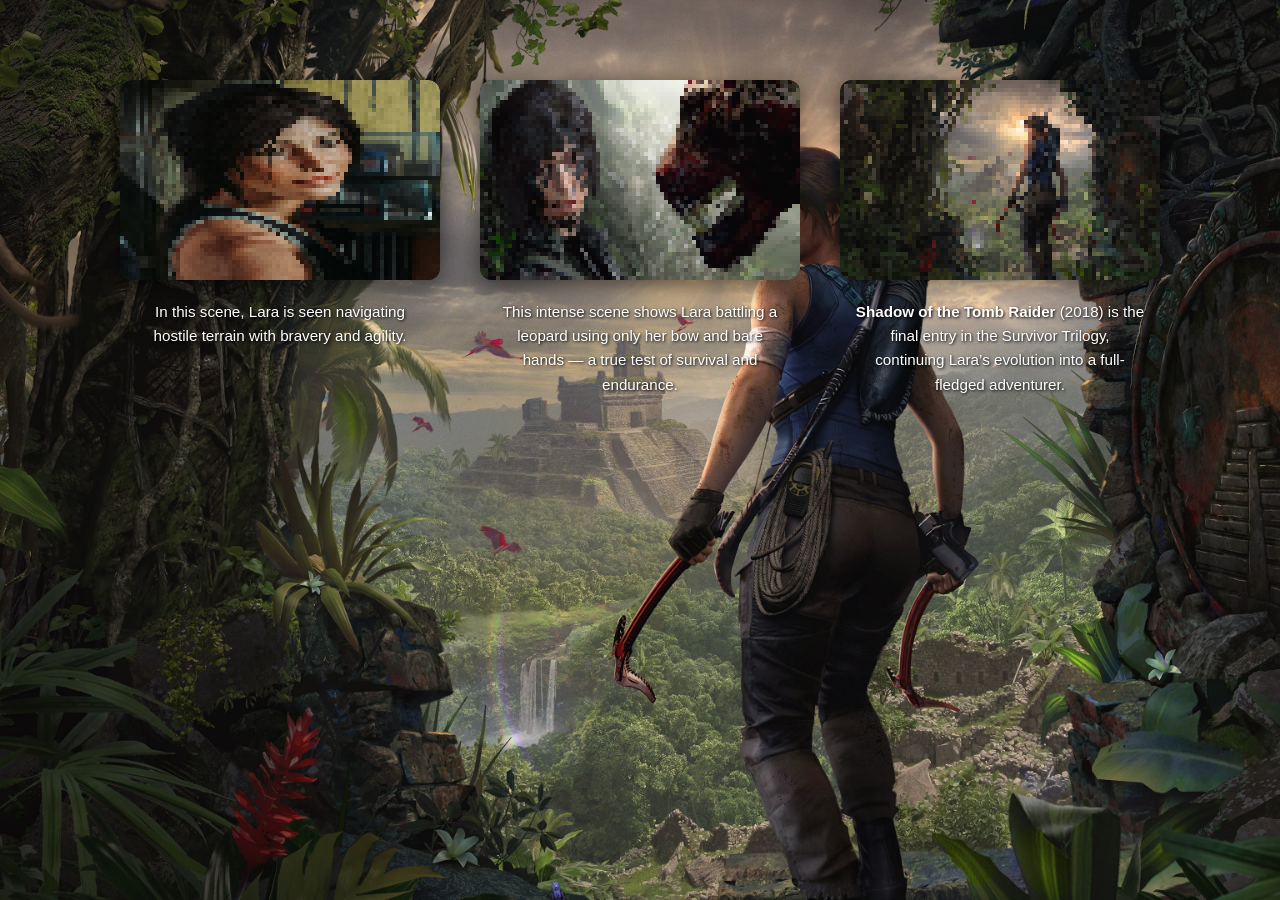
<file: index.html>
<!DOCTYPE html>
<html lang="en">
<head>
  <link href="https://fonts.googleapis.com/css2?family=Orbitron:wght@500&display=swap" rel="stylesheet">
  <meta charset="UTF-8" />
  <meta name="viewport" content="width=device-width, initial-scale=1.0" />
  <title>Game Gallery - Lara Croft</title>
  <link rel="stylesheet" href="style.css" />
</head>
<body>
<!-- 🎮 Game-style Loading Screen -->
<div id="loading-screen">
  <div class="loading-text">LOADING<span class="dot">.</span><span class="dot">.</span><span class="dot">.</span></div>
</div>

  <!-- 🌄 Static Top Image -->
  <div class="static-image">

  </div>

  <!-- 🖼️ Game Gallery -->
  <div class="gallery">

    <!-- Game Shot 1 -->
    <div class="gallery-item">
      <div class="image-wrapper">
        <img src="lara1.jpg" alt="Game Shot 1 - Lara on a mission" />
        <canvas class="shatter-canvas"></canvas>
      </div>
      <div class="caption">
        In this scene, Lara is seen navigating hostile terrain with bravery and agility.
      </div>
    </div>

    <!-- Game Shot 2 -->
    <div class="gallery-item">
      <div class="image-wrapper">
        <img src="lara_vs_leopard.jpg" alt="Game Shot 2 - Lara vs Leopard" />
        <canvas class="shatter-canvas"></canvas>
      </div>
      <div class="caption">
        This intense scene shows Lara battling a leopard using only her bow and bare hands — a true test of survival and endurance.
      </div>
    </div>

    <!-- Game Shot 3 -->
    <div class="gallery-item">
      <div class="image-wrapper">
        <img src="shadowofthetomb.jpg" alt="Game Shot 3 - Shadow of the Tomb Raider Cover" />
        <canvas class="shatter-canvas"></canvas>
      </div>
      <div class="caption">
        <strong>Shadow of the Tomb Raider</strong> (2018) is the final entry in the Survivor Trilogy, continuing Lara’s evolution into a full-fledged adventurer.
      </div>
    </div>

  </div>

  <script src="script.js"></script>
</body>
</html>
</file>
<file: style.css>
/* 🌍 Global Styles */
html, body {
  margin: 0;
  padding: 0;
  font-family: 'Segoe UI', Tahoma, Geneva, Verdana, sans-serif;
  color: #eee;
  line-height: 1.6;
  background: url('shadowofthetomb.jpg') no-repeat center center fixed;
  background-size: cover;
}

/* 📌 Static Top Image */
.static-image {
  text-align: center;
  padding: 2em 1em 1em;
}
.static-image img {
  max-width: 100%;
  height: auto;
  border-radius: 12px;
  box-shadow: 0 0 20px rgba(0, 0, 0, 0.7);
}

/* 🎮 Gallery Layout */
.gallery {
  display: flex;
  flex-wrap: wrap;
  justify-content: center;
  gap: 2.5em;
  padding: 2em;
}

/* 📦 Gallery Item Container */
.gallery-item {
  display: flex;
  flex-direction: column;
  align-items: center;
  max-width: 320px;
}

/* 🖼️ Image Container */
.image-wrapper {
  position: relative;
  width: 100%;
  height: 200px;
  overflow: hidden;
  background-color: #222;
  border-radius: 12px;
  box-shadow: 0 5px 25px rgba(0, 0, 0, 0.6);
  transition: transform 0.3s ease;
}
.image-wrapper:hover {
  transform: scale(1.03);
}

/* 🖼️ Image Styling */
.image-wrapper img {
  display: block;
  width: 100%;
  height: 100%;
  object-fit: cover;
  pointer-events: none;
  border-radius: 12px;
}

/* 🎨 Canvas Overlay */
.image-wrapper canvas.shatter-canvas {
  position: absolute;
  top: 0;
  left: 0;
  width: 100%;
  height: 100%;
  z-index: 1;
  border-radius: 12px;
}

/* 💬 Caption Text */
.caption {
  margin-top: 0.7em;
  padding: 0.6em 1em;
  font-size: 0.95rem;
  text-align: center;
  color: #fff;
  background: none;
  border-radius: 8px;
  width: 100%;
  box-sizing: border-box;
  text-shadow: 1px 1px 3px #000;

  /* ✨ Caption Animation */
  opacity: 0;
  transform: translateY(15px);
  transition: opacity 0.6s ease, transform 0.6s ease;
}

/* 🟢 Visible Caption */
.caption.visible {
  opacity: 1;
  transform: translateY(0);
}

/* 📱 Responsive Layout */
@media (max-width: 768px) {
  .gallery {
    padding: 1em;
    gap: 1.5em;
  }

  .image-wrapper {
    height: 180px;
  }

  .caption {
    font-size: 0.9rem;
    padding: 0.5em;
  }
}

/* 🎮 Game-style Loading Screen */
#loading-screen {
  position: fixed;
  top: 0;
  left: 0;
  width: 100%;
  height: 100%;
  background-color: #000;
  z-index: 9999;
  display: flex;
  align-items: center;
  justify-content: center;
  flex-direction: column;
}

.loading-text {
  color: #00ffcc;
  font-size: 2em;
  font-family: 'Orbitron', sans-serif;
  letter-spacing: 3px;
  animation: blink 1s infinite;
}

.loading-text .dot {
  animation: dots 1s infinite;
}

@keyframes blink {
  0%, 100% { opacity: 0.3; }
  50% { opacity: 1; }
}

@keyframes dots {
  0% { opacity: 0; }
  33% { opacity: 0.4; }
  66% { opacity: 0.8; }
  100% { opacity: 1; }
}
</file>
